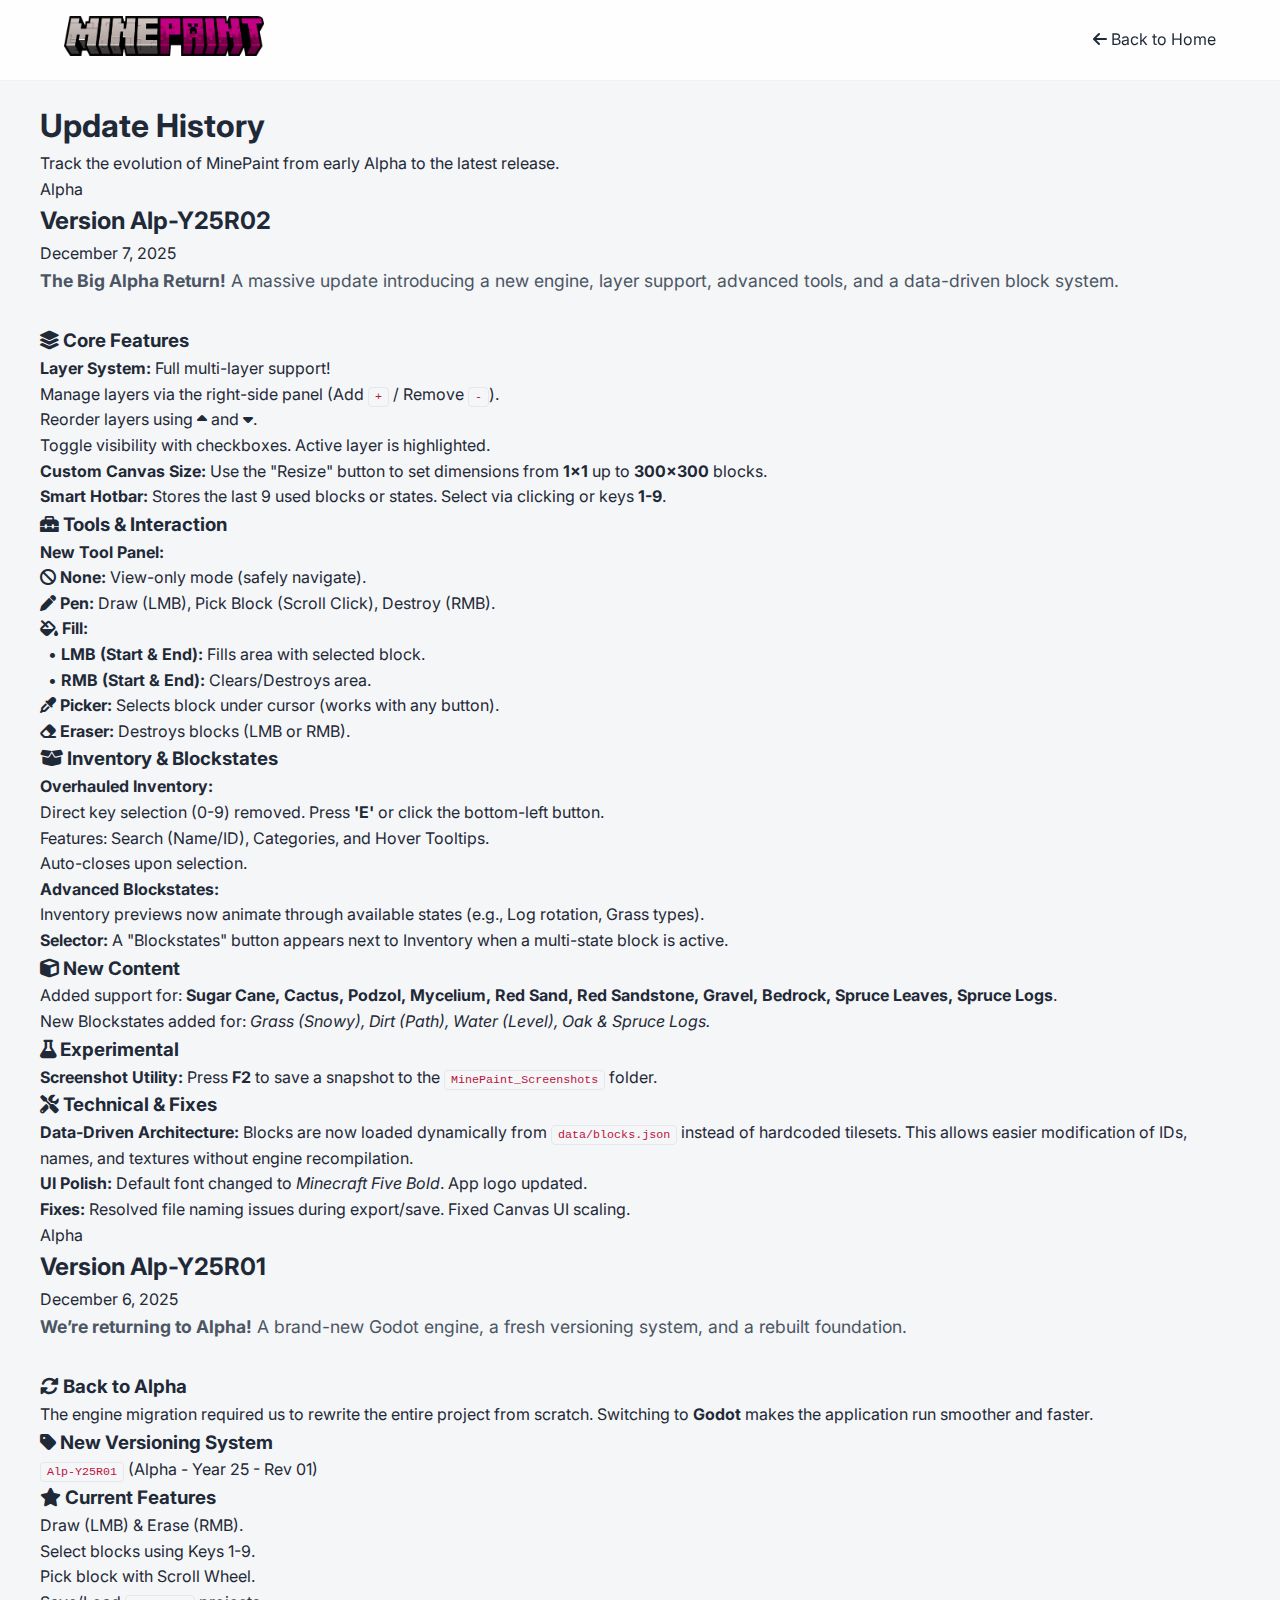
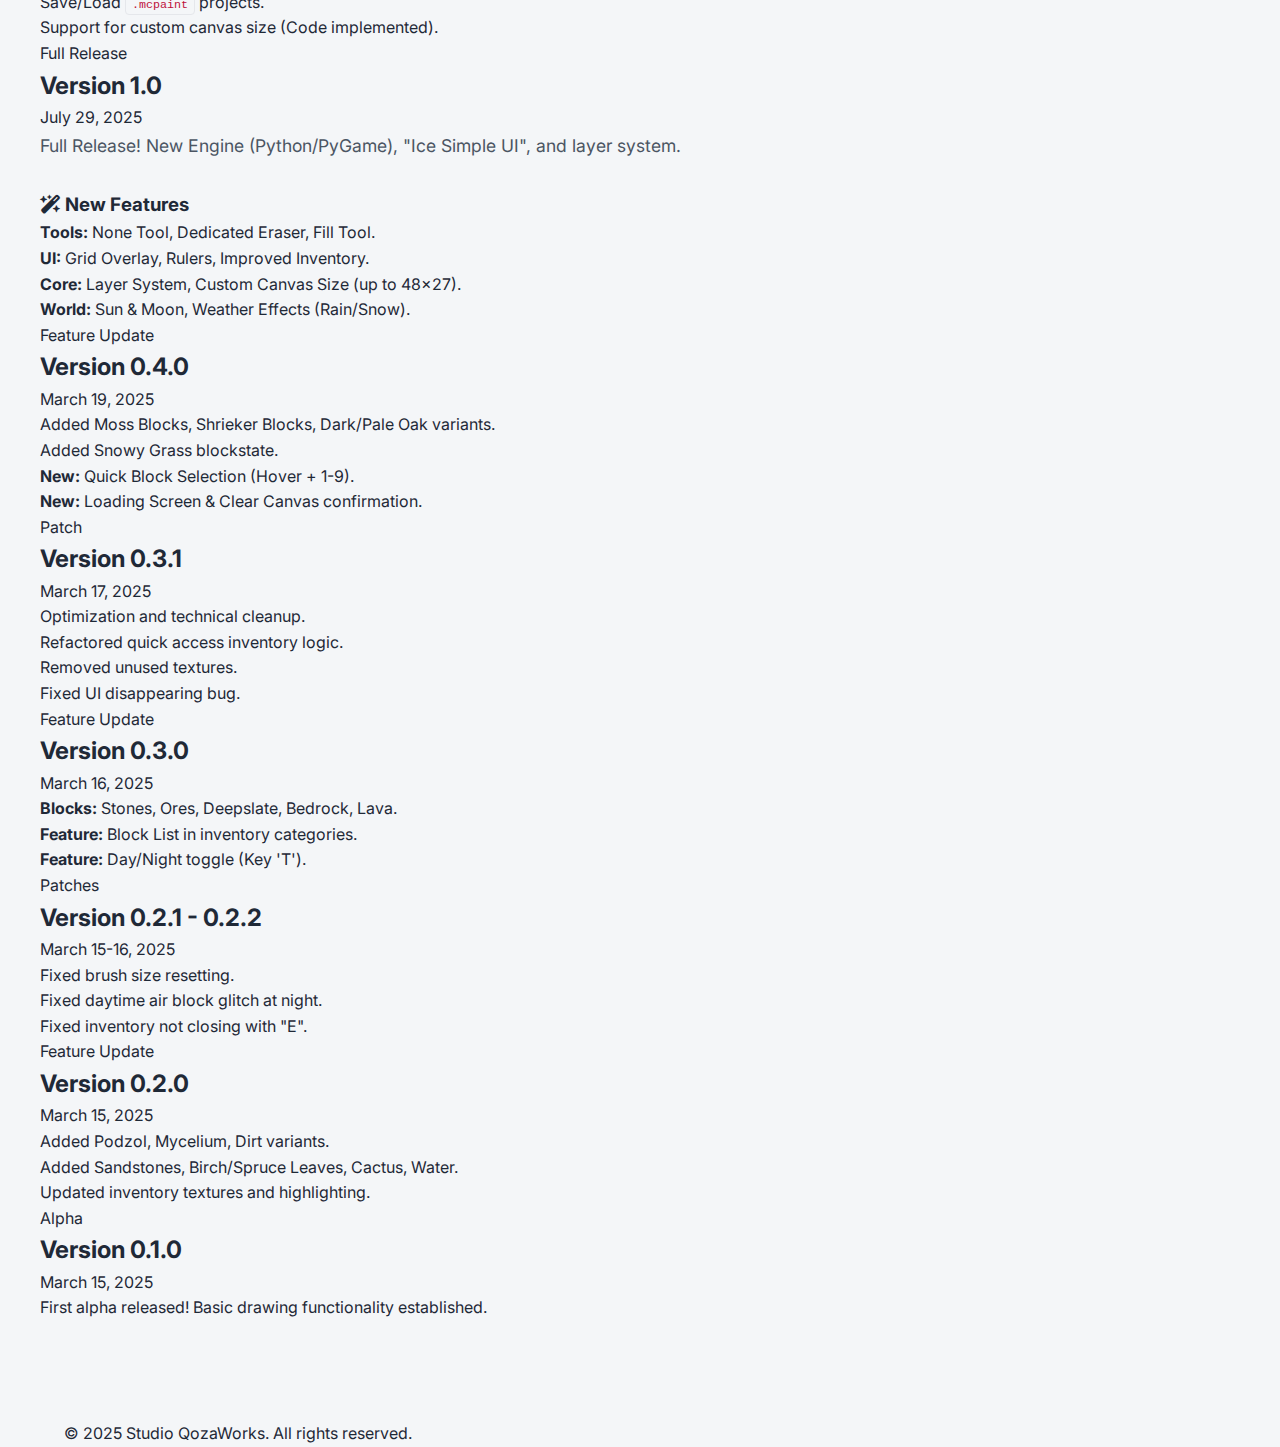
<file: changelog.html>
<!DOCTYPE html>
<html lang="en">
<head>
    <meta charset="UTF-8">
    <meta name="viewport" content="width=device-width, initial-scale=1.0">
    <title>MinePaint - Changelog</title>
    <link rel="icon" type="image/x-icon" href="app_icon.png">
    <link rel="stylesheet" href="style.css">
    <!-- Fonts & Icons -->
    <link href="https://fonts.googleapis.com/css2?family=Inter:wght@300;400;600;800&family=Press+Start+2P&display=swap" rel="stylesheet">
    <link rel="stylesheet" href="https://cdnjs.cloudflare.com/ajax/libs/font-awesome/6.0.0/css/all.min.css">
</head>
<body class="bg-light">

    <!-- Header (Simplified) -->
    <header>
        <div class="container nav-container">
            <div class="logo">
                <a href="index.html">
                    <img src="logo.png" width="200px" alt="MinePaint Logo">
                    
                </a>
            </div>
            <nav>
                <a href="index.html" class="btn-nav ghost"><i class="fa-solid fa-arrow-left"></i> Back to Home</a>
            </nav>
        </div>
    </header>

    <div class="container section">
        <div class="changelog-header">
            <h1>Update History</h1>
            <p>Track the evolution of MinePaint from early Alpha to the latest release.</p>
        </div>

        <div class="timeline">
            <!-- Version Alp-Y25R01 -->
            <div class="timeline-item">
                <div class="timeline-dot alpha"></div>
                <div class="timeline-content">
                    <div class="version-header">
                        <div>
                            <span class="version-tag tag-alpha">Alpha</span>
                            <h2>Version Alp-Y25R02</h2>
                        </div>
                        <span class="version-date">December 7, 2025</span>
                    </div>
                    
                    <p class="summary-text"><strong>The Big Alpha Return!</strong> A massive update introducing a new engine, layer support, advanced tools, and a data-driven block system.</p>

                    <div class="changes-list">
                        <h3><i class="fa-solid fa-layer-group"></i> Core Features</h3>
                        <ul>
                            <li><strong>Layer System:</strong> Full multi-layer support!
                                <ul>
                                    <li>Manage layers via the right-side panel (Add <code>+</code> / Remove <code>-</code>).</li>
                                    <li>Reorder layers using <i class="fa-solid fa-caret-up"></i> and <i class="fa-solid fa-caret-down"></i>.</li>
                                    <li>Toggle visibility with checkboxes. Active layer is highlighted.</li>
                                </ul>
                            </li>
                            <li><strong>Custom Canvas Size:</strong> Use the "Resize" button to set dimensions from <strong>1x1</strong> up to <strong>300x300</strong> blocks.</li>
                            <li><strong>Smart Hotbar:</strong> Stores the last 9 used blocks or states. Select via clicking or keys <strong>1-9</strong>.</li>
                        </ul>

                        <h3><i class="fa-solid fa-toolbox"></i> Tools & Interaction</h3>
                        <ul>
                            <li><strong>New Tool Panel:</strong>
                                <ul>
                                    <li><i class="fa-solid fa-ban"></i> <strong>None:</strong> View-only mode (safely navigate).</li>
                                    <li><i class="fa-solid fa-pen"></i> <strong>Pen:</strong> Draw (LMB), Pick Block (Scroll Click), Destroy (RMB).</li>
                                    <li><i class="fa-solid fa-fill-drip"></i> <strong>Fill:</strong> 
                                        <br> &nbsp; &bull; <strong>LMB (Start & End):</strong> Fills area with selected block.
                                        <br> &nbsp; &bull; <strong>RMB (Start & End):</strong> Clears/Destroys area.
                                    </li>
                                    <li><i class="fa-solid fa-eye-dropper"></i> <strong>Picker:</strong> Selects block under cursor (works with any button).</li>
                                    <li><i class="fa-solid fa-eraser"></i> <strong>Eraser:</strong> Destroys blocks (LMB or RMB).</li>
                                </ul>
                            </li>
                        </ul>

                        <h3><i class="fa-solid fa-box-open"></i> Inventory & Blockstates</h3>
                        <ul>
                            <li><strong>Overhauled Inventory:</strong> 
                                <ul>
                                    <li>Direct key selection (0-9) removed. Press <strong>'E'</strong> or click the bottom-left button.</li>
                                    <li>Features: Search (Name/ID), Categories, and Hover Tooltips.</li>
                                    <li>Auto-closes upon selection.</li>
                                </ul>
                            </li>
                            <li><strong>Advanced Blockstates:</strong> 
                                <ul>
                                    <li>Inventory previews now animate through available states (e.g., Log rotation, Grass types).</li>
                                    <li><strong>Selector:</strong> A "Blockstates" button appears next to Inventory when a multi-state block is active.</li>
                                </ul>
                            </li>
                        </ul>

                        <h3><i class="fa-solid fa-cube"></i> New Content</h3>
                        <p>Added support for: <strong>Sugar Cane, Cactus, Podzol, Mycelium, Red Sand, Red Sandstone, Gravel, Bedrock, Spruce Leaves, Spruce Logs</strong>.</p>
                        <p>New Blockstates added for: <em>Grass (Snowy), Dirt (Path), Water (Level), Oak & Spruce Logs.</em></p>

                        <h3><i class="fa-solid fa-flask"></i> Experimental</h3>
                        <ul>
                            <li><strong>Screenshot Utility:</strong> Press <strong>F2</strong> to save a snapshot to the <code>MinePaint_Screenshots</code> folder.</li>
                        </ul>

                        <h3><i class="fa-solid fa-screwdriver-wrench"></i> Technical & Fixes</h3>
                        <ul>
                            <li><strong>Data-Driven Architecture:</strong> Blocks are now loaded dynamically from <code>data/blocks.json</code> instead of hardcoded tilesets. This allows easier modification of IDs, names, and textures without engine recompilation.</li>
                            <li><strong>UI Polish:</strong> Default font changed to <em>Minecraft Five Bold</em>. App logo updated.</li>
                            <li><strong>Fixes:</strong> Resolved file naming issues during export/save. Fixed Canvas UI scaling.</li>
                        </ul>
                    </div>
                </div>
            </div>
            <!-- Version Alp-Y25R01 -->
            <div class="timeline-item">
                <div class="timeline-dot alpha"></div>
                <div class="timeline-content">
                    <div class="version-header">
                        <div>
                            <span class="version-tag tag-alpha">Alpha</span>
                            <h2>Version Alp-Y25R01</h2>
                        </div>
                        <span class="version-date">December 6, 2025</span>
                    </div>
                    
                    <p class="summary-text"><strong>We’re returning to Alpha!</strong> A brand-new Godot engine, a fresh versioning system, and a rebuilt foundation.</p>

                    <div class="changes-list">
                        <h3><i class="fa-solid fa-rotate"></i> Back to Alpha</h3>
                        <p>The engine migration required us to rewrite the entire project from scratch. Switching to <strong>Godot</strong> makes the application run smoother and faster.</p>
                        
                        <h3><i class="fa-solid fa-tag"></i> New Versioning System</h3>
                        <code>Alp-Y25R01</code> (Alpha - Year 25 - Rev 01)

                        <h3><i class="fa-solid fa-star"></i> Current Features</h3>
                        <ul>
                            <li>Draw (LMB) & Erase (RMB).</li>
                            <li>Select blocks using Keys 1-9.</li>
                            <li>Pick block with Scroll Wheel.</li>
                            <li>Save/Load <code>.mcpaint</code> projects.</li>
                            <li>Support for custom canvas size (Code implemented).</li>
                        </ul>
                    </div>
                </div>
            </div>

            <!-- Version 1.0 -->
            <div class="timeline-item">
                <div class="timeline-dot release"></div>
                <div class="timeline-content">
                    <div class="version-header">
                        <div>
                            <span class="version-tag tag-release">Full Release</span>
                            <h2>Version 1.0</h2>
                        </div>
                        <span class="version-date">July 29, 2025</span>
                    </div>

                    <p class="summary-text">Full Release! New Engine (Python/PyGame), "Ice Simple UI", and layer system.</p>

                    <div class="changes-list">
                        <h3><i class="fa-solid fa-wand-magic-sparkles"></i> New Features</h3>
                        <ul>
                            <li><strong>Tools:</strong> None Tool, Dedicated Eraser, Fill Tool.</li>
                            <li><strong>UI:</strong> Grid Overlay, Rulers, Improved Inventory.</li>
                            <li><strong>Core:</strong> Layer System, Custom Canvas Size (up to 48x27).</li>
                            <li><strong>World:</strong> Sun & Moon, Weather Effects (Rain/Snow).</li>
                        </ul>
                    </div>
                </div>
            </div>

            <!-- Version 0.4.0 -->
            <div class="timeline-item">
                <div class="timeline-dot feature"></div>
                <div class="timeline-content">
                    <div class="version-header">
                        <div>
                            <span class="version-tag tag-feature">Feature Update</span>
                            <h2>Version 0.4.0</h2>
                        </div>
                        <span class="version-date">March 19, 2025</span>
                    </div>
                    <div class="changes-list">
                        <ul>
                            <li>Added Moss Blocks, Shrieker Blocks, Dark/Pale Oak variants.</li>
                            <li>Added Snowy Grass blockstate.</li>
                            <li><strong>New:</strong> Quick Block Selection (Hover + 1-9).</li>
                            <li><strong>New:</strong> Loading Screen & Clear Canvas confirmation.</li>
                        </ul>
                    </div>
                </div>
            </div>

            <!-- Version 0.3.1 -->
            <div class="timeline-item">
                <div class="timeline-dot patch"></div>
                <div class="timeline-content">
                    <div class="version-header">
                        <div>
                            <span class="version-tag tag-patch">Patch</span>
                            <h2>Version 0.3.1</h2>
                        </div>
                        <span class="version-date">March 17, 2025</span>
                    </div>
                    <p>Optimization and technical cleanup.</p>
                    <div class="changes-list">
                        <ul>
                            <li>Refactored quick access inventory logic.</li>
                            <li>Removed unused textures.</li>
                            <li>Fixed UI disappearing bug.</li>
                        </ul>
                    </div>
                </div>
            </div>

            <!-- Version 0.3.0 -->
            <div class="timeline-item">
                <div class="timeline-dot feature"></div>
                <div class="timeline-content">
                    <div class="version-header">
                        <div>
                            <span class="version-tag tag-feature">Feature Update</span>
                            <h2>Version 0.3.0</h2>
                        </div>
                        <span class="version-date">March 16, 2025</span>
                    </div>
                    <div class="changes-list">
                        <ul>
                            <li><strong>Blocks:</strong> Stones, Ores, Deepslate, Bedrock, Lava.</li>
                            <li><strong>Feature:</strong> Block List in inventory categories.</li>
                            <li><strong>Feature:</strong> Day/Night toggle (Key 'T').</li>
                        </ul>
                    </div>
                </div>
            </div>

            <!-- Version 0.2.x -->
            <div class="timeline-item">
                <div class="timeline-dot patch"></div>
                <div class="timeline-content">
                    <div class="version-header">
                        <div>
                            <span class="version-tag tag-patch">Patches</span>
                            <h2>Version 0.2.1 - 0.2.2</h2>
                        </div>
                        <span class="version-date">March 15-16, 2025</span>
                    </div>
                    <div class="changes-list">
                        <ul>
                            <li>Fixed brush size resetting.</li>
                            <li>Fixed daytime air block glitch at night.</li>
                            <li>Fixed inventory not closing with "E".</li>
                        </ul>
                    </div>
                </div>
            </div>

            <!-- Version 0.2.0 -->
            <div class="timeline-item">
                <div class="timeline-dot feature"></div>
                <div class="timeline-content">
                    <div class="version-header">
                        <div>
                            <span class="version-tag tag-feature">Feature Update</span>
                            <h2>Version 0.2.0</h2>
                        </div>
                        <span class="version-date">March 15, 2025</span>
                    </div>
                    <div class="changes-list">
                        <ul>
                            <li>Added Podzol, Mycelium, Dirt variants.</li>
                            <li>Added Sandstones, Birch/Spruce Leaves, Cactus, Water.</li>
                            <li>Updated inventory textures and highlighting.</li>
                        </ul>
                    </div>
                </div>
            </div>

            <!-- Version 0.1.0 -->
            <div class="timeline-item">
                <div class="timeline-dot alpha"></div>
                <div class="timeline-content">
                    <div class="version-header">
                        <div>
                            <span class="version-tag tag-alpha">Alpha</span>
                            <h2>Version 0.1.0</h2>
                        </div>
                        <span class="version-date">March 15, 2025</span>
                    </div>
                    <p>First alpha released! Basic drawing functionality established.</p>
                </div>
            </div>

        </div> <!-- End Timeline -->
    </div>

    <footer>
        <div class="container footer-content">
            <p>&copy; 2025 Studio QozaWorks. All rights reserved.</p>
        </div>
    </footer>
</body>
</html>
</file>
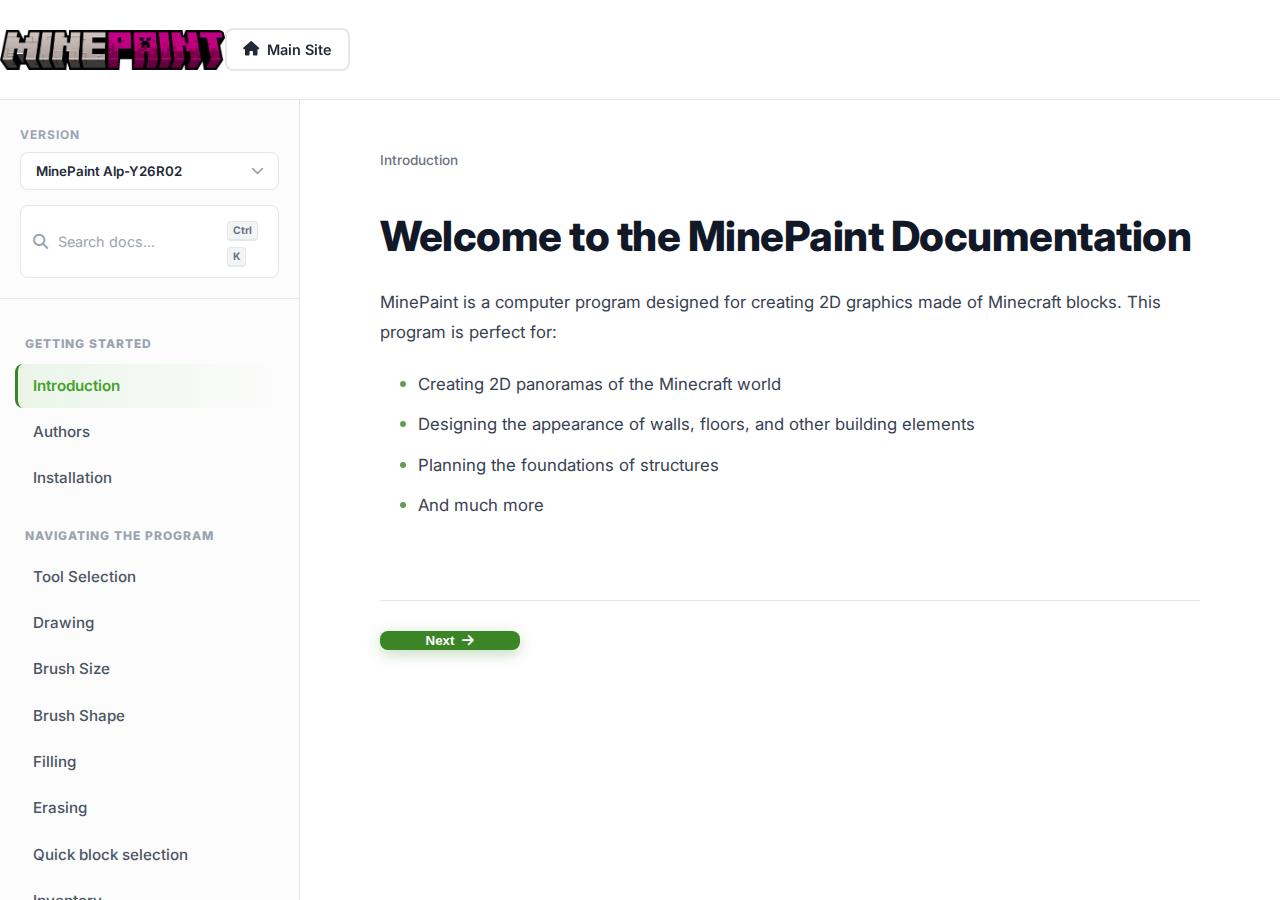
<file: docs.html>
<!DOCTYPE html>
<html lang="en">
<head>
    <meta charset="UTF-8">
    <meta name="viewport" content="width=device-width, initial-scale=1.0">
    <title>MinePaint Documentation</title>
    <link rel="icon" type="image/x-icon" href="app_icon.png">
    
    <link rel="stylesheet" href="style.css">
    <link rel="stylesheet" href="docstyle.css">
    
    <link href="https://fonts.googleapis.com/css2?family=Inter:wght@300;400;500;600;700;800&family=Press+Start+2P&family=Fira+Code:wght@400;500&display=swap" rel="stylesheet">
    <link rel="stylesheet" href="https://cdnjs.cloudflare.com/ajax/libs/font-awesome/6.4.0/css/all.min.css">
</head>
<body class="docs-body">

    <header id="navbar" class="compact-header docs-header">
        <div class="nav-container docs-nav-container">
            <a href="index.html" class="logo">
                <img src="logo.png" alt="MinePaint Logo">
            </a>
            
            <nav class="nav-right docs-nav-right">
                <a href="index.html" class="btn btn-outline dark btn-sm"><i class="fa-solid fa-house"></i> Main Site</a>
                <button class="docs-hamburger"><i class="fa-solid fa-bars"></i> Menu</button>
            </nav>
        </div>
    </header>

    <div class="docs-layout">
        
        <div class="docs-mobile-overlay" id="mobile-overlay"></div>
        
        <aside class="docs-sidebar" id="docs-sidebar">
            <div class="version-selector-wrap">
                <label for="version-select">Version</label>
                <div class="select-wrapper">
                    <select id="version-select" class="version-select"></select>
                    <i class="fa-solid fa-chevron-down select-icon"></i>
                </div>
            </div>
            
            <div class="docs-search-wrap">
                <div class="search-input-box" id="search-trigger">
                    <i class="fa-solid fa-magnifying-glass"></i>
                    <input type="text" id="docs-search-input" placeholder="Search docs..." autocomplete="off">
                    <div class="search-shortcut">
                        <kbd>Ctrl</kbd>
                        <kbd>K</kbd>
                    </div>
                </div>
                <div class="search-results" id="search-results"></div>
            </div>
            
            <nav class="docs-nav" id="docs-nav"></nav>
        </aside>

        <main class="docs-main" id="docs-main-area">
            <div class="docs-breadcrumbs" id="docs-breadcrumbs"></div>
            
            <div id="docs-content" class="docs-content-formatted">
                <div class="loading-spinner"><i class="fa-solid fa-circle-notch fa-spin"></i> Loading...</div>
            </div>
            
            <div class="docs-footer-nav" id="docs-footer-nav">
                <button id="btn-prev" class="btn btn-outline dark docs-nav-btn"><i class="fa-solid fa-arrow-left"></i> <span>Previous</span></button>
                <button id="btn-next" class="btn btn-primary docs-nav-btn"><span>Next</span> <i class="fa-solid fa-arrow-right"></i></button>
            </div>
        </main>
    </div>

    <script src="docs-config.js"></script>
    <script src="docscript.js"></script>
</body>
</html>
</file>
<file: style.css>
:root {
    --primary: #3b8526;
    --primary-hover: #45a02d;
    --primary-light: #eaf5e8;
    --bg-main: #ffffff;
    --bg-light: #f4f6f8;
    --bg-dark: #121417;
    --card-bg: #ffffff;
    --text-main: #1f2937;
    --text-gray: #6b7280;
    --text-light: #f9fafb;
    --border-color: #e5e7eb;
    
    --font-heading: 'Press Start 2P', cursive;
    --font-body: 'Inter', sans-serif;
    
    --shadow-sm: 0 4px 6px rgba(0,0,0,0.05);
    --shadow-md: 0 10px 25px rgba(0,0,0,0.08);
    --shadow-lg: 0 20px 40px rgba(0,0,0,0.12);
    --radius-md: 12px;
    --radius-lg: 20px;
    --transition: all 0.3s cubic-bezier(0.25, 0.8, 0.25, 1);
}

* {
    margin: 0; padding: 0; box-sizing: border-box;
}

html, body {
    width: 100%;
    overflow-x: hidden;
    font-family: var(--font-body);
    color: var(--text-main);
    background-color: var(--bg-main);
    line-height: 1.6;
    scroll-behavior: smooth;
}

::-webkit-scrollbar { width: 10px; }
::-webkit-scrollbar-track { background: var(--bg-light); }
::-webkit-scrollbar-thumb { background: var(--primary); border-radius: 5px; }
::-webkit-scrollbar-thumb:hover { background: var(--primary-hover); }

a { text-decoration: none; color: inherit; transition: var(--transition); }
ul { list-style: none; }

.container { max-width: 1200px; margin: 0 auto; padding: 0 24px; }
.section { padding: 100px 0; }
.bg-light { background-color: var(--bg-light); }
.dark-section { background-color: var(--bg-dark); color: var(--text-light); }
.text-center, .center { text-align: center; }
.text-gray { color: var(--text-gray); }
.text-white { color: white; }
.text-primary { color: var(--primary); }
.mt-50 { margin-top: 50px; }
.pt-120 { padding-top: 120px; }


.section-title {
    font-size: 2.5rem;
    font-weight: 800;
    margin-bottom: 15px;
    letter-spacing: -0.5px;
}
.section-desc {
    font-size: 1.1rem;
    color: var(--text-gray);
    margin-bottom: 50px;
}
.pixel-text { font-family: var(--font-heading); font-size: 0.8rem; letter-spacing: 1px; }
.pixel-title { font-family: var(--font-heading); font-size: 2rem; color: var(--text-main); line-height: 1.4; margin-bottom: 20px;}

.btn {
    display: inline-flex; align-items: center; justify-content: center; gap: 8px;
    font-weight: 600; border-radius: 8px; cursor: pointer; border: 2px solid transparent;
    transition: var(--transition);
}
.btn-primary { background: var(--primary); color: white; box-shadow: 0 4px 15px rgba(59, 133, 38, 0.3); }
.btn-primary:hover { background: var(--primary-hover); transform: translateY(-2px); box-shadow: 0 8px 25px rgba(59, 133, 38, 0.4); }
.btn-outline { background: transparent; border-color: rgba(255,255,255,0.8); color: white; }
.btn-outline:hover { background: white; color: var(--text-main); }
.btn-outline.dark { border-color: var(--border-color); color: var(--text-main); }
.btn-outline.dark:hover { border-color: var(--primary); color: var(--primary); }
.btn-sm { padding: 8px 16px; font-size: 0.9rem; }
.btn-lg { padding: 14px 28px; font-size: 1.05rem; }
.full-width { width: 100%; }


header {
    position: fixed; top: 0; left: 0; width: 100%; z-index: 1000;
    background: rgba(255, 255, 255, 0.85);
    backdrop-filter: blur(12px); -webkit-backdrop-filter: blur(12px);
    border-bottom: 1px solid rgba(0,0,0,0.05);
    transition: var(--transition);
}
header.scrolled { box-shadow: var(--shadow-sm); }
.compact-header { padding: 10px 0; }

.nav-container { display: flex; justify-content: space-between; align-items: center; height: 80px; }
.logo { display: flex; align-items: center; gap: 12px; color: var(--text-main); }
.logo img { height: 40px; border-radius: 6px; }

.nav-links { display: flex; gap: 25px; align-items: center; }
.nav-link { font-weight: 500; font-size: 0.95rem; color: var(--text-gray); }
.nav-link:hover { color: var(--primary); }

.hamburger { display: none; cursor: pointer; z-index: 1002; }
.hamburger span { display: block; width: 25px; height: 2px; background: var(--text-main); margin: 5px 0; transition: var(--transition); }


.hero { position: relative; height: 100vh; display: flex; align-items: center; overflow: hidden; }
.hero-bg { position: absolute; inset: 0; background-size: cover; background-position: center; z-index: 1; transform: scale(1.05); }
.hero-pattern {
    position: absolute; inset: 0; z-index: 2; opacity: 0.3;
    background-image: radial-gradient(#fff 1px, transparent 1px);
    background-size: 30px 30px;
}
.hero-overlay { position: absolute; inset: 0; background: linear-gradient(135deg, rgba(10,15,20,0.9) 0%, rgba(10,15,20,0.6) 100%); z-index: 3; }

.hero-content { position: relative; z-index: 4; max-width: 800px; text-align: center; margin: 0 auto; color: white; padding-top: 50px; }
.hero-badge { display: inline-block; padding: 6px 16px; background: rgba(255,255,255,0.1); border: 1px solid rgba(255,255,255,0.2); border-radius: 30px; font-size: 0.85rem; font-weight: 600; margin-bottom: 25px; backdrop-filter: blur(5px); }
.hero-title { font-size: 4rem; font-weight: 800; line-height: 1.1; margin-bottom: 20px; }
.text-gradient { background: linear-gradient(135deg, #4ade80, #16a34a); -webkit-background-clip: text; -webkit-text-fill-color: transparent; }
.hero-subtitle { font-size: 1.2rem; color: #d1d5db; margin-bottom: 40px; }
.hero-buttons { display: flex; gap: 15px; justify-content: center; }


.about-container { display: grid; grid-template-columns: 1fr 1fr; gap: 60px; align-items: center; }
.about-text p { font-size: 1.1rem; color: var(--text-gray); margin-bottom: 20px; }
.about-visual { position: relative; height: 300px; display: flex; justify-content: center; align-items: center; }
.floating-block { position: absolute; background: white; width: 80px; height: 80px; border-radius: 20px; display: flex; align-items: center; justify-content: center; font-size: 2rem; color: var(--primary); box-shadow: var(--shadow-lg); border: 1px solid var(--border-color); }
.block-1 { top: 20%; left: 10%; animation: float 6s ease-in-out infinite; }
.block-2 { top: 50%; right: 10%; animation: float 5s ease-in-out infinite 1s; z-index: 2; width: 100px; height: 100px; font-size: 2.5rem;}
.block-3 { bottom: 10%; left: 30%; animation: float 7s ease-in-out infinite 2s; }

@keyframes float { 0% { transform: translateY(0); } 50% { transform: translateY(-20px); } 100% { transform: translateY(0); } }


.hover-lift { transition: var(--transition); border: 1px solid var(--border-color); background: white; }
.hover-lift:hover { transform: translateY(-8px); box-shadow: var(--shadow-md); border-color: var(--primary-light); }

.tools-grid { display: grid; grid-template-columns: repeat(auto-fit, minmax(200px, 1fr)); gap: 20px; }
.tool-card { padding: 30px 20px; border-radius: var(--radius-md); text-align: center; }
.tool-card .icon-box { font-size: 2rem; color: var(--primary); margin-bottom: 15px; height: 60px; width: 60px; background: var(--primary-light); line-height: 60px; border-radius: 50%; margin: 0 auto 15px auto;}
.tool-card h3 { margin-bottom: 10px; font-size: 1.2rem; }
.tool-card p { color: var(--text-gray); font-size: 0.9rem; }


.bento-grid { display: grid; grid-template-columns: repeat(3, 1fr); gap: 20px; grid-auto-rows: minmax(200px, auto); }
.bento-item { background: white; border-radius: var(--radius-lg); padding: 30px; border: 1px solid var(--border-color); position: relative; overflow: hidden; display: flex; flex-direction: column; justify-content: center;}
.bento-item h3 { font-size: 1.4rem; margin-bottom: 10px; z-index: 2;}
.bento-item p { color: var(--text-gray); z-index: 2;}
.bento-large { grid-column: span 1; grid-row: span 2; }
.bento-wide { grid-column: span 2; }
.bg-dark-card { background: var(--bg-dark); color: white; border: none; }
.bg-dark-card p { color: #9ca3af; }
.bento-bg-icon { position: absolute; right: -20px; bottom: -20px; font-size: 8rem; color: rgba(255,255,255,0.05); z-index: 1;}
.mb-icon { font-size: 2.5rem; margin-top: auto; padding-top: 20px;}
.minimal-list li { display: flex; align-items: center; gap: 10px; margin-bottom: 10px; color: var(--text-gray); }
.minimal-list i { color: var(--primary); }


.gallery-grid { display: grid; grid-template-columns: repeat(auto-fit, minmax(300px, 1fr)); gap: 25px; }
.gallery-item { position: relative; border-radius: var(--radius-md); overflow: hidden; aspect-ratio: 16/9; box-shadow: var(--shadow-sm); cursor: pointer; }
.gallery-item img { width: 100%; height: 100%; object-fit: cover; transition: transform 0.5s ease; }
.gallery-overlay { position: absolute; inset: 0; background: rgba(0,0,0,0.6); display: flex; align-items: center; justify-content: center; opacity: 0; transition: var(--transition); }
.gallery-overlay span { color: white; font-weight: 600; font-size: 1.2rem; transform: translateY(20px); transition: var(--transition); }
.gallery-item:hover img { transform: scale(1.05); }
.gallery-item:hover .gallery-overlay { opacity: 1; }
.gallery-item:hover .gallery-overlay span { transform: translateY(0); }


.authors-grid { display: flex; justify-content: center; gap: 40px; flex-wrap: wrap; }
.author-card { width: 280px; padding: 40px 20px; border-radius: var(--radius-lg); text-align: center; }
.avatar-wrapper { width: 120px; height: 120px; margin: 0 auto 20px auto; border-radius: 50%; padding: 4px; background: linear-gradient(135deg, var(--primary), #a5d6e8); }
.avatar-img { width: 100%; height: 100%; border-radius: 50%; object-fit: cover; border: 3px solid white; }
.role-badge { display: inline-block; padding: 4px 12px; border-radius: 20px; font-size: 0.8rem; font-weight: 600; margin-top: 10px; }
.role-badge.primary { background: var(--primary-light); color: var(--primary-hover); }
.role-badge.secondary { background: #e0f2fe; color: #0284c7; }


.download-layout { display: grid; grid-template-columns: 2fr 1fr; gap: 40px; }
.release-card { background: #1f2937; border-radius: var(--radius-lg); padding: 40px; position: relative; overflow: hidden; border: 1px solid #374151; }
.card-glow { position: absolute; top: -50%; left: -50%; width: 200%; height: 200%; background: radial-gradient(circle, rgba(59,133,38,0.1) 0%, transparent 50%); z-index: 1; pointer-events: none;}
.release-header { display: flex; justify-content: space-between; align-items: flex-start; margin-bottom: 20px; position: relative; z-index: 2;}
.release-header h3 { font-size: 1.8rem; margin-bottom: 5px; }
.badge { padding: 4px 10px; border-radius: 6px; font-size: 0.75rem; font-weight: 800; text-transform: uppercase; letter-spacing: 1px;}
.badge.alpha { background: #ea580c; color: white; }
.badge.release { background: var(--primary); color: white; }
.badge.feature { background: #2563eb; color: white; }
.release-header .date { color: #9ca3af; font-size: 0.95rem; }
.release-desc { color: #d1d5db; margin-bottom: 30px; font-size: 1.1rem; position: relative; z-index: 2;}

.download-sidebar { display: flex; flex-direction: column; gap: 20px; }
.system-req { background: #1f2937; padding: 25px; border-radius: var(--radius-md); border: 1px solid #374151; }
.system-req h4 { color: white; margin-bottom: 15px; border-bottom: 1px solid #374151; padding-bottom: 10px; }
.req-list li { display: flex; justify-content: space-between; color: #9ca3af; margin-bottom: 8px; font-size: 0.95rem;}
.req-list span { color: white; font-weight: 500; }
.older-releases h4 { color: white; margin-bottom: 15px; }
.old-version-link { display: flex; justify-content: space-between; align-items: center; padding: 15px 20px; background: #1f2937; border-radius: var(--radius-md); color: #d1d5db; margin-bottom: 10px; border: 1px solid #374151; }
.old-version-link:hover { background: #374151; color: white; border-color: var(--primary); }


.modern-timeline { position: relative; max-width: 900px; margin: 0 auto; padding: 40px 0; }
.timeline-line { position: absolute; left: 40px; top: 0; bottom: 0; width: 2px; background: var(--border-color); }

.timeline-entry { position: relative; padding-left: 90px; margin-bottom: 60px; }
.timeline-marker { position: absolute; left: 24px; top: 0; width: 34px; height: 34px; border-radius: 50%; display: flex; align-items: center; justify-content: center; color: white; border: 4px solid var(--bg-light); z-index: 2; box-shadow: var(--shadow-sm); }
.timeline-marker.tag-alpha { background: #ea580c; }
.timeline-marker.tag-release { background: var(--primary); }
.timeline-marker.tag-feature { background: #2563eb; }

.timeline-card { background: white; padding: 35px; border-radius: var(--radius-lg); box-shadow: var(--shadow-md); border: 1px solid var(--border-color); transition: var(--transition); }
.timeline-card:hover { transform: translateY(-3px); box-shadow: var(--shadow-lg); }

.card-header { display: flex; justify-content: space-between; align-items: flex-start; border-bottom: 1px solid var(--border-color); padding-bottom: 20px; margin-bottom: 20px; flex-wrap: wrap; gap: 15px;}
.ver-info h2 { font-size: 1.6rem; margin-top: 8px; color: var(--text-main); font-weight: 800;}
.summary-text { font-size: 1.1rem; color: #4b5563; margin-bottom: 30px; line-height: 1.7; }

.change-group { margin-bottom: 25px; }
.change-group h3 { font-size: 1.1rem; margin-bottom: 12px; display: flex; align-items: center; gap: 8px; color: var(--text-main); }
.change-group ul { padding-left: 5px; }
.change-group li { position: relative; padding-left: 24px; margin-bottom: 8px; color: var(--text-gray); }
.change-group li::before { content: '\f0da'; font-family: 'Font Awesome 6 Free'; font-weight: 900; position: absolute; left: 0; color: var(--primary-hover); }
code { background: var(--bg-light); padding: 2px 6px; border-radius: 4px; font-family: monospace; color: #be123c; font-size: 0.9em; border: 1px solid var(--border-color);}

.bug-link { display: inline-flex; align-items: center; gap: 8px; font-size: 0.9rem; color: #ea580c; font-weight: 600; padding: 10px 15px; background: #fff7ed; border-radius: 8px; margin-top: 10px;}
.bug-link:hover { background: #ffedd5; }


.site-footer { background: var(--bg-dark); color: #9ca3af; padding: 40px 0; border-top: 1px solid #1f2937; }
.footer-content { display: flex; justify-content: space-between; align-items: center; flex-wrap: wrap; gap: 20px; }
.footer-logo { height: 30px; margin-bottom: 10px; opacity: 0.5;  transition: var(--transition);}
.footer-logo:hover { opacity: 1; filter: grayscale(0%); }


.reveal { opacity: 0; transform: translateY(40px); transition: 0.8s cubic-bezier(0.5, 0, 0, 1); }
.reveal.active { opacity: 1; transform: translateY(0); }


@media (max-width: 992px) {
    .bento-grid { grid-template-columns: 1fr; }
    .bento-large, .bento-wide { grid-column: span 1; }
    .download-layout { grid-template-columns: 1fr; }
}

@media (max-width: 768px) {
    .section { padding: 60px 0; }
    .hero-title { font-size: 2.8rem; }
    .hero-subtitle { font-size: 1.05rem; }
    .about-container { grid-template-columns: 1fr; }
    .about-visual { order: -1; } 
    
    .hamburger { display: block; }
    .hamburger.active span:nth-child(1) { transform: translateY(7px) rotate(45deg); }
    .hamburger.active span:nth-child(2) { opacity: 0; }
    .hamburger.active span:nth-child(3) { transform: translateY(-7px) rotate(-45deg); }
    
    .nav-menu { position: fixed; top: 0; right: -100%; width: 280px; height: 100vh; background: white; box-shadow: -5px 0 20px rgba(0,0,0,0.1); transition: 0.4s ease; display: flex; align-items: center; justify-content: center; }
    .nav-menu.active { right: 0; }
    .nav-links { flex-direction: column; text-align: center; gap: 30px; }
    .nav-link { font-size: 1.2rem; }
    
    
    .timeline-line { left: 20px; }
    .timeline-entry { padding-left: 50px; }
    .timeline-marker { left: 4px; width: 30px; height: 30px; font-size: 0.8rem; }
    .timeline-card { padding: 25px 20px; }
    .card-header { flex-direction: column; }
    .ver-info h2 { font-size: 1.3rem; }
}
/* =========================================
   CUSTOM: FILE / DIRECTORY TREE
   ========================================= */
.docs-content-formatted pre.file-tree {
    background-color: #f8fafc;
    border: 1px solid var(--border-color);
    box-shadow: none;
    color: #334155;
    padding: 20px 25px;
    font-family: 'Fira Code', monospace;
    line-height: 1.8;
    border-radius: 12px;
}

.docs-content-formatted pre.file-tree code {
    color: #475569;
    font-size: 0.95rem;
}

/* Wyróżnianie struktury znaków (gałęzi) */
.docs-content-formatted pre.file-tree span.tree-branch {
    color: #cbd5e1;
    user-select: none; /* Zapobiega kopiowaniu krzaczków przy zaznaczaniu tekstu */
}

/* Ikony Folderów i Plików */
.docs-content-formatted pre.file-tree span.folder {
    color: #3b82f6;
    font-weight: 600;
}
.docs-content-formatted pre.file-tree span.folder::before {
    content: '\f07b'; /* Fa-folder */
    font-family: 'Font Awesome 6 Free';
    font-weight: 900;
    margin-right: 8px;
    color: #60a5fa;
}

.docs-content-formatted pre.file-tree span.folder-open {
    color: #3b82f6;
    font-weight: 600;
}
.docs-content-formatted pre.file-tree span.folder-open::before {
    content: '\f07c'; /* Fa-folder-open */
    font-family: 'Font Awesome 6 Free';
    font-weight: 900;
    margin-right: 8px;
    color: #60a5fa;
}

.docs-content-formatted pre.file-tree span.file {
    color: #334155;
}
.docs-content-formatted pre.file-tree span.file::before {
    content: '\f15b'; /* Fa-file */
    font-family: 'Font Awesome 6 Free';
    font-weight: 400;
    margin-right: 8px;
    color: #94a3b8;
}

/* Specyficzne typy plików (Opcjonalnie dla bajeru) */
.docs-content-formatted pre.file-tree span.file-json::before { content: '\f1c9'; color: #f59e0b; font-weight: 900;} /* Plik z kodem/Json */
.docs-content-formatted pre.file-tree span.file-image::before { content: '\f1c5'; color: #10b981; font-weight: 900;} /* Obrazek */
.docs-content-formatted pre.file-tree span.file-archive::before { content: '\f1c6'; color: #ef4444; font-weight: 900;} /* Zip/Exe */
</file>
<file: docstyle.css>
html.docs-body, body.docs-body {
    margin: 0;
    padding: 0;
    height: 100dvh; 
    overflow: hidden; 
    background-color: var(--bg-main);
    overscroll-behavior: none; 
}


.docs-header {
    position: fixed;
    top: 0; left: 0; right: 0;
    height: 100px;
    z-index: 1000;
    background: rgba(255, 255, 255, 0.98);
    backdrop-filter: blur(10px);
    border-bottom: 1px solid var(--border-color);
    display: flex;
    align-items: center;
}


.docs-layout {
    margin-top: 100px; 
    height: calc(100dvh - 100px);
    display: flex;
    position: relative;
    width: 100%;
    max-width: 1500px;
    margin-left: auto;
    margin-right: auto;
}


.docs-body *::-webkit-scrollbar { width: 6px; height: 6px; }
.docs-body *::-webkit-scrollbar-track { background: transparent; }
.docs-body *::-webkit-scrollbar-thumb { background: rgba(156, 163, 175, 0.4); border-radius: 10px; }
.docs-body *::-webkit-scrollbar-thumb:hover { background: rgba(107, 114, 128, 0.7); }


.docs-sidebar {
    width: 300px;
    background-color: #fcfcfc;
    border-right: 1px solid var(--border-color);
    display: flex;
    flex-direction: column;
    height: 100%;
    flex-shrink: 0;
    z-index: 90;
    transition: transform 0.3s cubic-bezier(0.4, 0, 0.2, 1);
}

.version-selector-wrap { padding: 25px 20px 15px; }
.version-selector-wrap label {
    display: block; font-size: 0.75rem; font-weight: 700; color: #9ca3af;
    margin-bottom: 8px; text-transform: uppercase; letter-spacing: 1px;
}

.select-wrapper { position: relative; }
.version-select {
    width: 100%; padding: 10px 35px 10px 15px;
    border: 1px solid var(--border-color); border-radius: 8px;
    background: white; font-family: inherit; font-weight: 600; color: var(--text-main);
    cursor: pointer; outline: none; appearance: none; transition: all 0.2s;
    box-shadow: 0 1px 3px rgba(0,0,0,0.02);
}
.version-select:focus, .version-select:hover { border-color: var(--primary); box-shadow: 0 0 0 3px var(--primary-light); }
.select-icon { position: absolute; right: 15px; top: 50%; transform: translateY(-50%); color: #9ca3af; pointer-events: none; font-size: 0.8rem; }


.docs-search-wrap { padding: 0 20px 20px; border-bottom: 1px solid var(--border-color); position: relative; }
.search-input-box {
    display: flex; align-items: center; background: white; border: 1px solid var(--border-color);
    border-radius: 8px; padding: 10px 12px; transition: all 0.2s; box-shadow: inset 0 1px 2px rgba(0,0,0,0.02); cursor: text;
}
.search-input-box.focus-ring { border-color: var(--primary); box-shadow: 0 0 0 3px var(--primary-light), inset 0 1px 2px rgba(0,0,0,0.01); }
.search-input-box i { color: #9ca3af; font-size: 0.95rem; margin-right: 10px; }
.search-input-box input { border: none; outline: none; background: transparent; width: 100%; font-family: inherit; font-size: 0.9rem; color: var(--text-main); font-weight: 500;}
.search-input-box input::placeholder { color: #9ca3af; font-weight: 400;}

.search-shortcut kbd {
    background: #f3f4f6; border: 1px solid #e5e7eb; border-bottom-width: 2px;
    border-radius: 4px; padding: 2px 5px; font-size: 0.65rem; font-weight: 700; color: #6b7280; font-family: inherit; white-space: nowrap;
}


.search-results {
    position: absolute; top: calc(100% - 10px); left: 20px; right: 20px;
    background: white; border-radius: 12px; box-shadow: 0 10px 30px rgba(0,0,0,0.15); border: 1px solid var(--border-color);
    max-height: 350px; overflow-y: auto; z-index: 1000; display: none; flex-direction: column;
}
.search-results.active { display: flex; animation: slideDown 0.2s ease-out; }
@keyframes slideDown { from { opacity: 0; transform: translateY(-10px); } to { opacity: 1; transform: translateY(0); } }

.search-result-item { padding: 12px 16px; border-bottom: 1px solid var(--bg-light); text-decoration: none; display: flex; flex-direction: column; gap: 4px; transition: background 0.2s; }
.search-result-item:hover { background: #f8fafc; }
.search-result-title { font-weight: 600; font-size: 0.9rem; color: var(--primary); }
.search-result-category { font-size: 0.65rem; color: #6b7280; text-transform: uppercase; font-weight: 800; letter-spacing: 0.5px; }


.docs-nav { padding: 10px 15px 30px; overflow-y: auto; flex: 1; }
.docs-category { font-size: 0.75rem; font-weight: 800; color: #9ca3af; margin: 25px 10px 10px; text-transform: uppercase; letter-spacing: 1px; }
.docs-nav-link {
    display: block; padding: 10px 12px 10px 15px; margin-bottom: 2px; color: #4b5563;
    text-decoration: none; border-radius: 8px; font-size: 0.95rem; font-weight: 500; transition: all 0.2s;
    border-left: 3px solid transparent;
}
.docs-nav-link:hover { background: rgba(59, 133, 38, 0.04); color: var(--text-main); transform: translateX(2px);}
.docs-nav-link.active { background: linear-gradient(90deg, var(--primary-light) 0%, transparent 100%); color: var(--primary-hover); font-weight: 600; border-left-color: var(--primary); }


.docs-main {
    flex: 1; 
    height: 100%; 
    overflow-y: auto; 
    padding: 50px 80px; 
    background: white; 
    position: relative; 
    scroll-behavior: smooth;
}
.docs-content-wrapper { animation: fadeInContent 0.3s ease-out; }
@keyframes fadeInContent { from { opacity: 0; transform: translateY(15px); } to { opacity: 1; transform: translateY(0); } }

.docs-breadcrumbs { font-size: 0.85rem; color: #6b7280; margin-bottom: 40px; display: flex; align-items: center; flex-wrap: wrap; gap: 8px; font-weight: 500; }
.docs-breadcrumbs i { font-size: 0.85rem; color: #9ca3af;}
.docs-breadcrumbs .bc-active { color: var(--primary); font-weight: 600; background: var(--primary-light); padding: 4px 12px; border-radius: 20px; }

.docs-footer-nav { display: flex; justify-content: space-between; margin-top: 80px; padding-top: 30px; border-top: 1px solid var(--border-color); padding-bottom: 40px; gap: 20px;}
.docs-nav-btn { min-width: 140px; }

.loading-spinner { text-align: center; padding: 100px 0; color: var(--text-gray); font-size: 1.1rem; display: flex; flex-direction: column; gap: 15px; align-items: center;}
.loading-spinner i { font-size: 2.5rem; color: var(--primary-light); }


.docs-content-formatted { max-width: 850px; line-height: 1.8; color: #374151; font-size: 1.05rem; }
.docs-content-formatted h1 { font-size: 2.6rem; font-weight: 800; color: #111827; margin-bottom: 25px; letter-spacing: -0.5px; line-height: 1.2;}
.docs-content-formatted h2 { font-size: 1.8rem; font-weight: 700; color: #1f2937; margin-top: 55px; margin-bottom: 20px; border-bottom: 1px solid var(--border-color); padding-bottom: 10px; }
.docs-content-formatted h3 { font-size: 1.35rem; font-weight: 600; color: #111827; margin-top: 40px; margin-bottom: 15px; }
.docs-content-formatted h4 { font-size: 1.15rem; font-weight: 700; color: #4b5563; margin-top: 30px; margin-bottom: 10px; }
.docs-content-formatted p { margin-bottom: 22px; }

.docs-content-formatted strong, .docs-content-formatted b { font-weight: 700; color: #111827; }
.docs-content-formatted em, .docs-content-formatted i { font-style: italic; }
.docs-content-formatted a { color: var(--primary); font-weight: 600; text-decoration: none; border-bottom: 2px solid rgba(59, 133, 38, 0.3); transition: all 0.2s; padding-bottom: 1px;}
.docs-content-formatted a:hover { border-bottom-color: var(--primary); background: var(--primary-light); }

.docs-content-formatted ul, .docs-content-formatted ol { margin-bottom: 25px; padding-left: 20px; }
.docs-content-formatted li { margin-bottom: 10px; }
.docs-content-formatted ul li { list-style-type: none; position: relative; padding-left: 18px; }
.docs-content-formatted ul li::before { content: ''; position: absolute; left: 0; top: 12px; width: 6px; height: 6px; background: var(--primary); border-radius: 50%; opacity: 0.8; }
.docs-content-formatted ol li { list-style-type: decimal; color: var(--primary); font-weight: 700;}
.docs-content-formatted ol li span { color: #374151; font-weight: normal; }

.docs-content-formatted .steps { list-style-type: none; padding-left: 0; counter-reset: step-counter; margin-top: 30px;}
.docs-content-formatted .steps > li { position: relative; padding-left: 55px; margin-bottom: 25px; }
.docs-content-formatted .steps > li::before { content: counter(step-counter); counter-increment: step-counter; position: absolute; left: 0; top: -2px; width: 34px; height: 34px; background: white; color: var(--primary); font-weight: 800; border-radius: 50%; display: flex; align-items: center; justify-content: center; font-size: 1rem; box-shadow: 0 0 0 2px var(--primary-light), 0 4px 6px rgba(0,0,0,0.05); }


.docs-content-formatted kbd { background-color: #f8fafc; border: 1px solid #cbd5e1; border-bottom-width: 2px; border-radius: 6px; padding: 3px 6px; font-size: 0.85em; font-weight: 600; color: #334155; margin: 0 3px; font-family: 'Inter', sans-serif;}
.docs-content-formatted code { font-family: 'Fira Code', monospace; background-color: #f1f5f9; color: #db2777; padding: 4px 6px; border-radius: 6px; font-size: 0.85em; font-weight: 500; border: 1px solid #e2e8f0;}


.docs-content-formatted pre { background-color: #0f172a; color: #e2e8f0; padding: 25px; border-radius: 12px; overflow-x: auto; margin: 35px 0; box-shadow: 0 10px 25px rgba(0,0,0,0.1); border: 1px solid #1e293b; position: relative; padding-top: 50px;}
.docs-content-formatted pre::before { content: ''; position: absolute; top: 18px; left: 20px; width: 12px; height: 12px; border-radius: 50%; background: #ef4444; box-shadow: 20px 0 0 #f59e0b, 40px 0 0 #10b981; }
.docs-content-formatted pre code { background-color: transparent; color: inherit; padding: 0; border: none; font-size: 0.9rem; line-height: 1.6; }


.docs-content-formatted table { width: 100%; border-collapse: collapse; margin: 35px 0; font-size: 0.95rem; border-radius: 12px; overflow: hidden; border: 1px solid var(--border-color); box-shadow: 0 4px 6px rgba(0,0,0,0.02);}
.docs-content-formatted th, .docs-content-formatted td { padding: 16px; text-align: left; border-bottom: 1px solid var(--border-color); }
.docs-content-formatted th { background-color: #f8fafc; color: #111827; font-weight: 700; text-transform: uppercase; font-size: 0.8rem; letter-spacing: 0.5px; }
.docs-content-formatted tr:last-child td { border-bottom: none; }
.docs-content-formatted tr:nth-child(even) { background-color: #fafafa; }
.docs-content-formatted tr:hover td { background-color: #f1f5f9; }


.docs-content-formatted .badge { display: inline-block; padding: 4px 12px; border-radius: 50px; font-size: 0.75rem; font-weight: 700; text-transform: uppercase; vertical-align: middle; margin: 0 5px; letter-spacing: 0.5px;}
.docs-content-formatted .badge-blue { background: #eff6ff; color: #2563eb; border: 1px solid #bfdbfe;}
.docs-content-formatted .badge-green { background: #f0fdf4; color: #16a34a; border: 1px solid #bbf7d0;}


.docs-content-formatted .callout { padding: 22px 25px 22px 65px; border-radius: 12px; margin: 30px 0; position: relative; background: #f8fafc; border-left: 4px solid var(--border-color); font-size: 1rem;}
.docs-content-formatted .callout::before { font-family: 'Font Awesome 6 Free'; font-weight: 900; position: absolute; left: 22px; top: 22px; font-size: 1.5rem; }
.docs-content-formatted .callout p:last-child { margin-bottom: 0; }
.docs-content-formatted .callout-title { font-weight: 800; display: block; margin-bottom: 8px; font-size: 1.1rem; color: #111827; }

.docs-content-formatted .callout-info { background-color: #f0f9ff; border-left-color: #0ea5e9; }
.docs-content-formatted .callout-info::before { content: '\f05a'; color: #0ea5e9; }
.docs-content-formatted .callout-tip { background-color: #f0fdf4; border-left-color: #22c55e; }
.docs-content-formatted .callout-tip::before { content: '\f0eb'; color: #22c55e; }
.docs-content-formatted .callout-warn { background-color: #fffbeb; border-left-color: #f59e0b; }
.docs-content-formatted .callout-warn::before { content: '\f071'; color: #f59e0b; }
.docs-content-formatted .callout-danger { background-color: #fef2f2; border-left-color: #ef4444; }
.docs-content-formatted .callout-danger::before { content: '\f057'; color: #ef4444; }


.docs-content-formatted img { max-width: 100%; height: auto; border-radius: 12px; border: 1px solid var(--border-color); box-shadow: 0 4px 20px rgba(0, 0, 0, 0.08); margin: 35px 0; display: block; transition: transform 0.3s ease;}
.docs-content-formatted img:hover { transform: scale(1.01); box-shadow: 0 8px 30px rgba(0, 0, 0, 0.12);}


.docs-content-formatted details { background: white; border: 1px solid var(--border-color); border-radius: 10px; margin: 25px 0; overflow: hidden; box-shadow: 0 2px 5px rgba(0,0,0,0.02);}
.docs-content-formatted summary { padding: 18px 20px; font-weight: 600; color: #1f2937; background: #f8fafc; cursor: pointer; display: flex; align-items: center; justify-content: space-between; user-select: none; list-style: none;}
.docs-content-formatted summary::-webkit-details-marker { display: none; }
.docs-content-formatted summary::after { content: '\f078'; font-family: 'Font Awesome 6 Free'; font-weight: 900; transition: transform 0.3s; color: var(--text-gray); }
.docs-content-formatted details[open] summary { border-bottom: 1px solid var(--border-color); background: white;}
.docs-content-formatted details[open] summary::after { transform: rotate(180deg); }
.docs-content-formatted details > div { padding: 20px; }


.docs-content-formatted pre.file-tree {
    background-color: #f8fafc; border: 1px solid var(--border-color); box-shadow: none; color: #334155; padding: 25px; line-height: 1.8;
}
.docs-content-formatted pre.file-tree::before { display: none;  }
.docs-content-formatted pre.file-tree code { color: #475569; font-size: 0.95rem; }
.docs-content-formatted pre.file-tree span.tree-branch { color: #cbd5e1; user-select: none; }
.docs-content-formatted pre.file-tree span.folder { color: #3b82f6; font-weight: 600; }
.docs-content-formatted pre.file-tree span.folder::before { content: '\f07b'; font-family: 'Font Awesome 6 Free'; font-weight: 900; margin-right: 8px; color: #60a5fa; }
.docs-content-formatted pre.file-tree span.folder-open { color: #3b82f6; font-weight: 600; }
.docs-content-formatted pre.file-tree span.folder-open::before { content: '\f07c'; font-family: 'Font Awesome 6 Free'; font-weight: 900; margin-right: 8px; color: #60a5fa; }
.docs-content-formatted pre.file-tree span.file { color: #334155; }
.docs-content-formatted pre.file-tree span.file::before { content: '\f15b'; font-family: 'Font Awesome 6 Free'; font-weight: 400; margin-right: 8px; color: #94a3b8; }


.docs-content-formatted pre.file-tree span.file-json::before { content: '\f1c9'; color: #f59e0b; font-weight: 900;} 
.docs-content-formatted pre.file-tree span.file-image::before { content: '\f1c5'; color: #10b981; font-weight: 900;} 
.docs-content-formatted pre.file-tree span.file-archive::before { content: '\f1c6'; color: #ef4444; font-weight: 900;} 


.docs-hamburger { display: none; background: transparent; border: 1px solid var(--border-color); font-size: 1.1rem; color: var(--text-main); cursor: pointer; padding: 8px 14px; border-radius: 8px; font-family: inherit; font-weight: 600; align-items: center; gap: 8px; transition: background 0.2s;}
.docs-hamburger:hover { background: #f3f4f6; }
.docs-mobile-overlay { display: none; position: fixed; inset: 0; background: rgba(0,0,0,0.5); z-index: 80; backdrop-filter: blur(3px); opacity: 0; transition: opacity 0.3s ease; }

@media (max-width: 1024px) {
    .docs-main { padding: 40px 40px; }
}

@media (max-width: 900px) {
    .docs-hamburger { display: flex; }
    .nav-right .btn { display: none; }
    
   
    .docs-sidebar { 
        position: absolute; 
        top: 0; left: -320px; 
        width: 300px; height: 100%; 
        z-index: 90; 
        box-shadow: 4px 0 25px rgba(0,0,0,0.15); 
    }
    
    .docs-sidebar.active { transform: translateX(320px); }
    .docs-mobile-overlay.active { display: block; opacity: 1; top: 100px;  }

    .docs-main { padding: 30px 20px; }
    .docs-content-formatted h1 { font-size: 2.1rem; }
    .docs-content-formatted h2 { font-size: 1.6rem; }
    
    .docs-footer-nav { flex-direction: column; gap: 15px; }
    .docs-nav-btn { width: 100%; justify-content: center; }
    #btn-next { order: -1; } 
}
</file>
